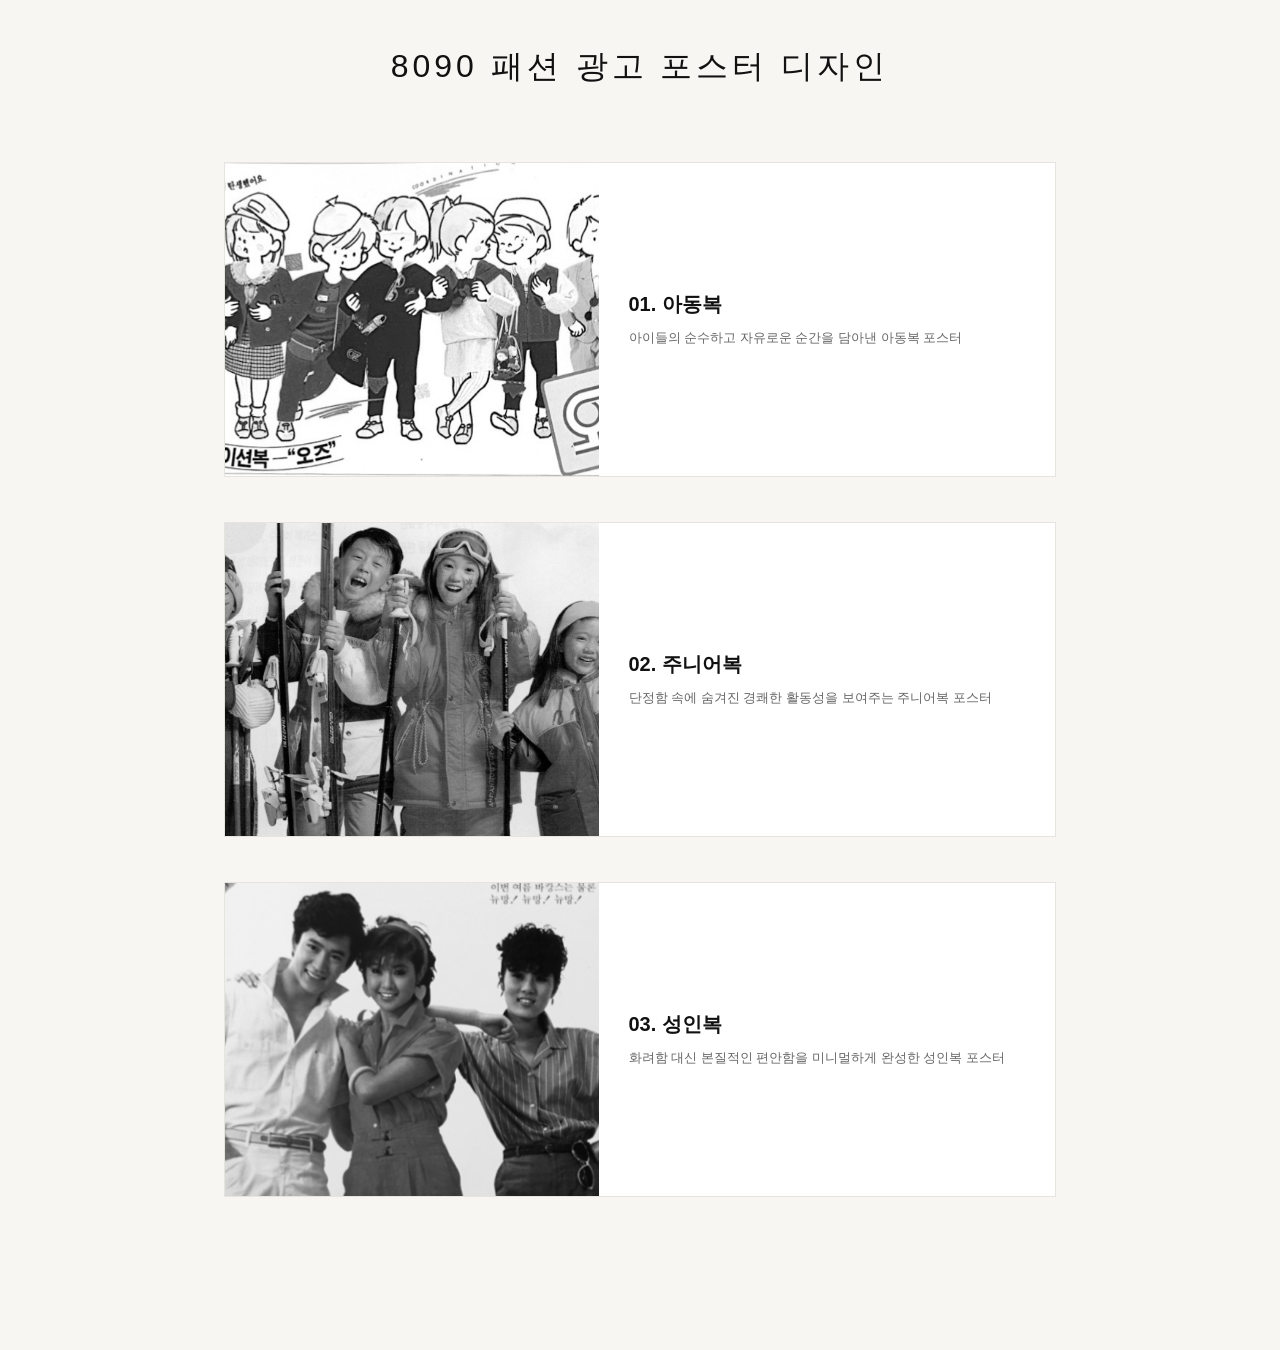
<file: index.html>
<!DOCTYPE html>
<html lang="ko">
<head>
    <meta charset="UTF-8">
    <meta name="viewport" content="width=device-width, initial-scale=1.0">
    <title>8090 패션 광고 포스터 디자인</title>
    <meta name="keywords" content="아동복, 주니어복, 성인복">
    <meta name="description" content="0-90년대 패션 광고 포스터 디자인 소개 페이지입니다.">
    <!-- Google / Search Engine Tags -->
    <meta itemprop="name" content="" />
    <meta itemprop="description" content="" />
    <meta itemprop="image" content="" />

    <!-- Facebook Meta Tags -->
    <meta property="og:url" content="" />
    <meta property="og:type" content="website" />
    <meta property="og:title" content="" />
    <meta property="og:description" content="" />
    <meta property="og:image" content="" />

    <!-- Twitter Meta Tags -->
    <meta name="twitter:card" content="summary_large_image" />
    <meta name="twitter:title" content="" />
    <meta name="twitter:description" content="" />
    <meta name="twitter:image" content="" />
    <link rel="stylesheet" href="style.css">
</head>
<body>

    <h1>8090 패션 광고 포스터 디자인</h1>

    <section class="gallery-section kids-zone">
        <article class="poster-card">
            <a href="kid.html">
                <img src="kid1.jpg" alt="아동복 포스터">
                <header>
                    <h3>01. 아동복</h3>
                    <p>아이들의 순수하고 자유로운 순간을 담아낸 아동복 포스터</p>
                </header>
            </a>
        </article>
    </section>

    <section class="gallery-section junior-zone">
        <article class="poster-card reverse">
            <a href="junior.html">
                <img src="juni1.png" alt="주니어복 포스터">
                <header>
                    <h3>02. 주니어복 </h3>
                    <p>단정함 속에 숨겨진 경쾌한 활동성을 보여주는 주니어복 포스터</p>
                </header>
            </a>
        </article>
    </section>

    <section class="gallery-section adult-zone">
        <article class="poster-card">
            <a href="adult.html">
                <img src="adult.png" alt="성인복 포스터">
                <header>
                    <h3>03. 성인복</h3>
                    <p>화려함 대신 본질적인 편안함을 미니멀하게 완성한 성인복 포스터</p>
                </header>
            </a>
        </article>
    </section>

</body>
</html>
</file>
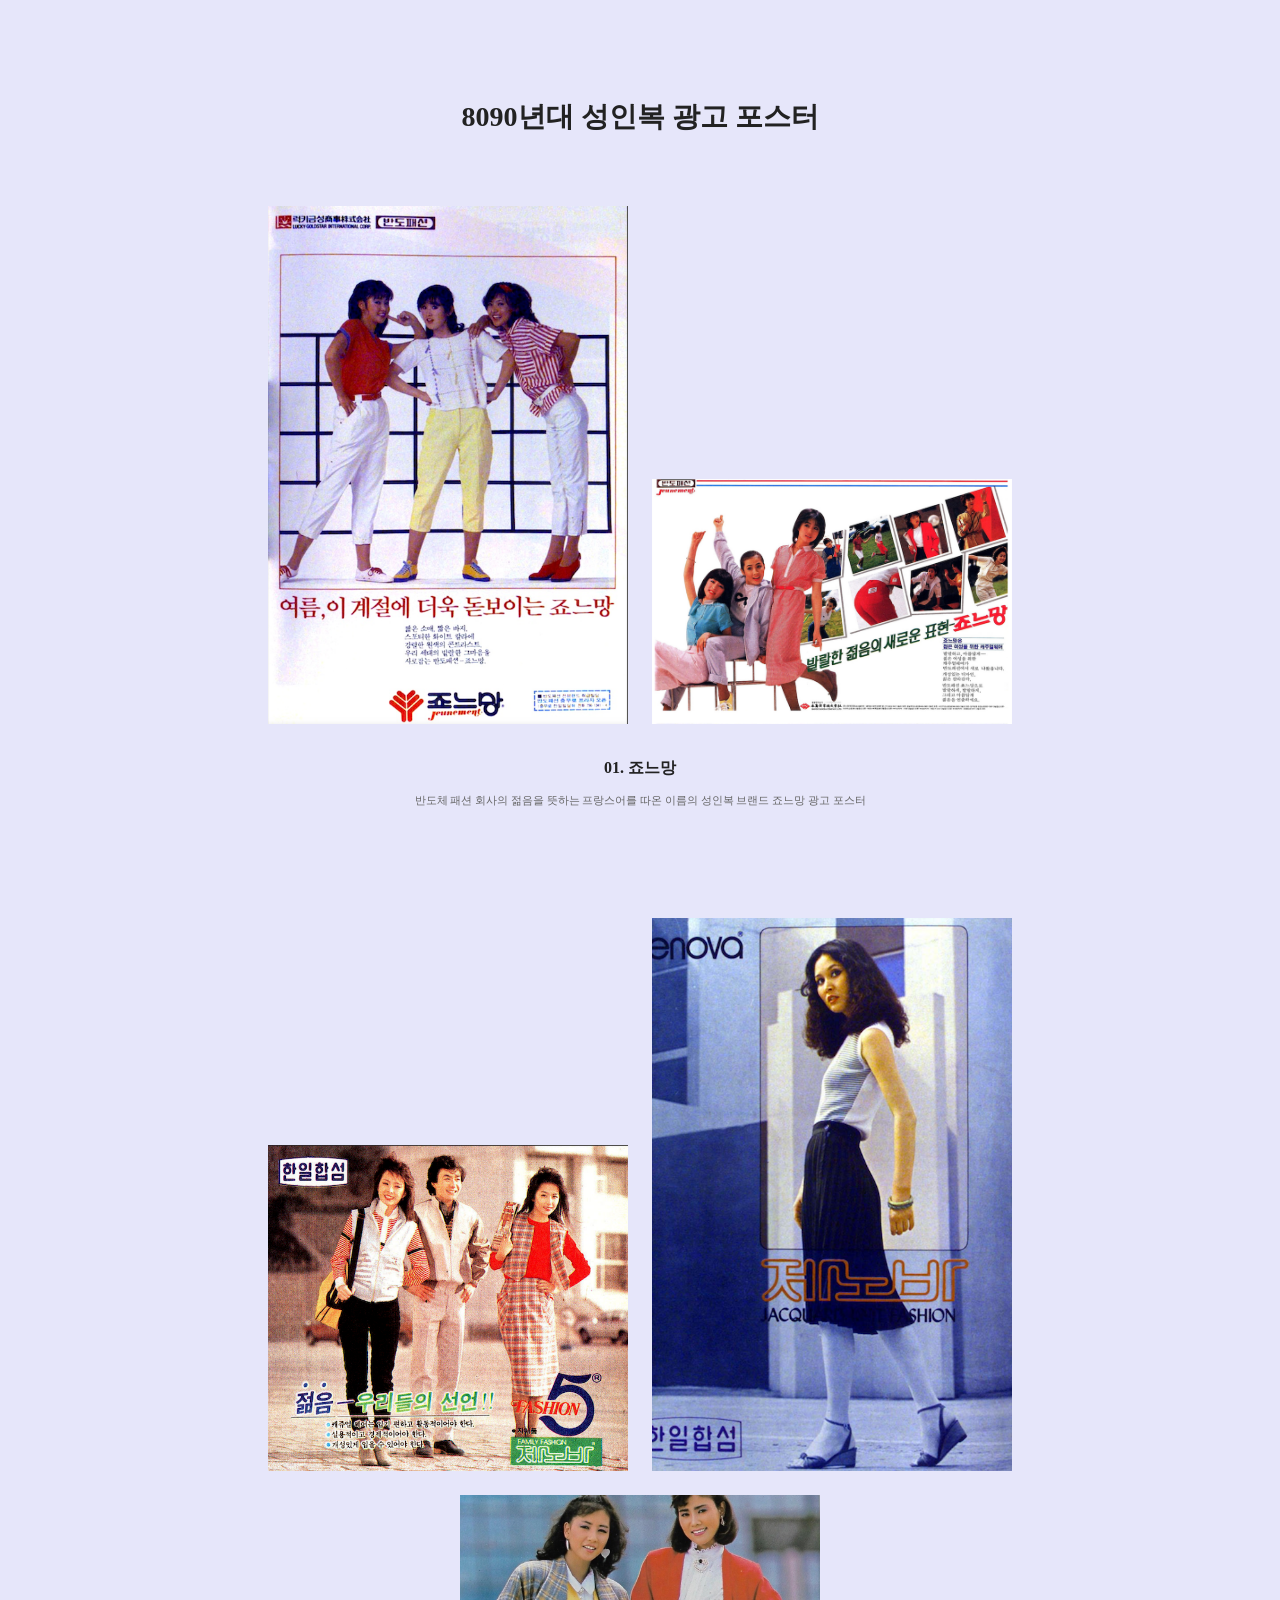
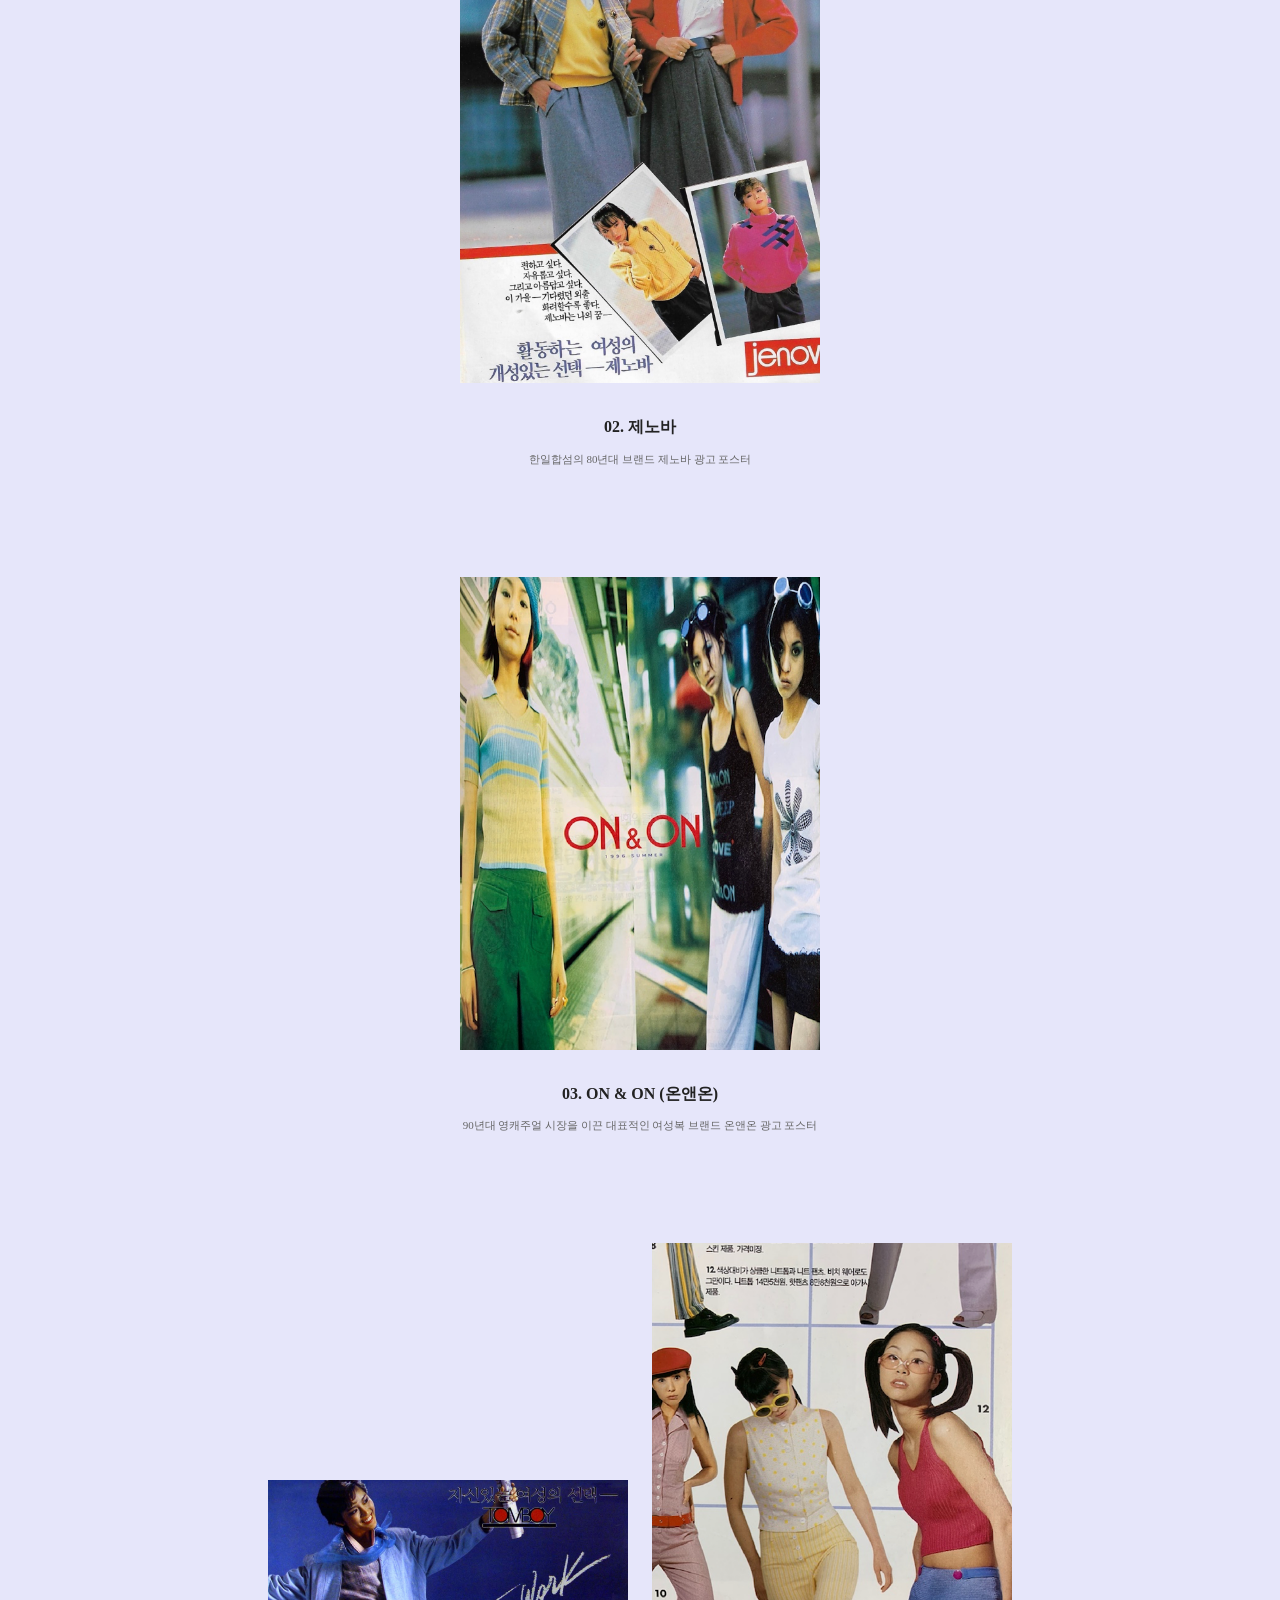
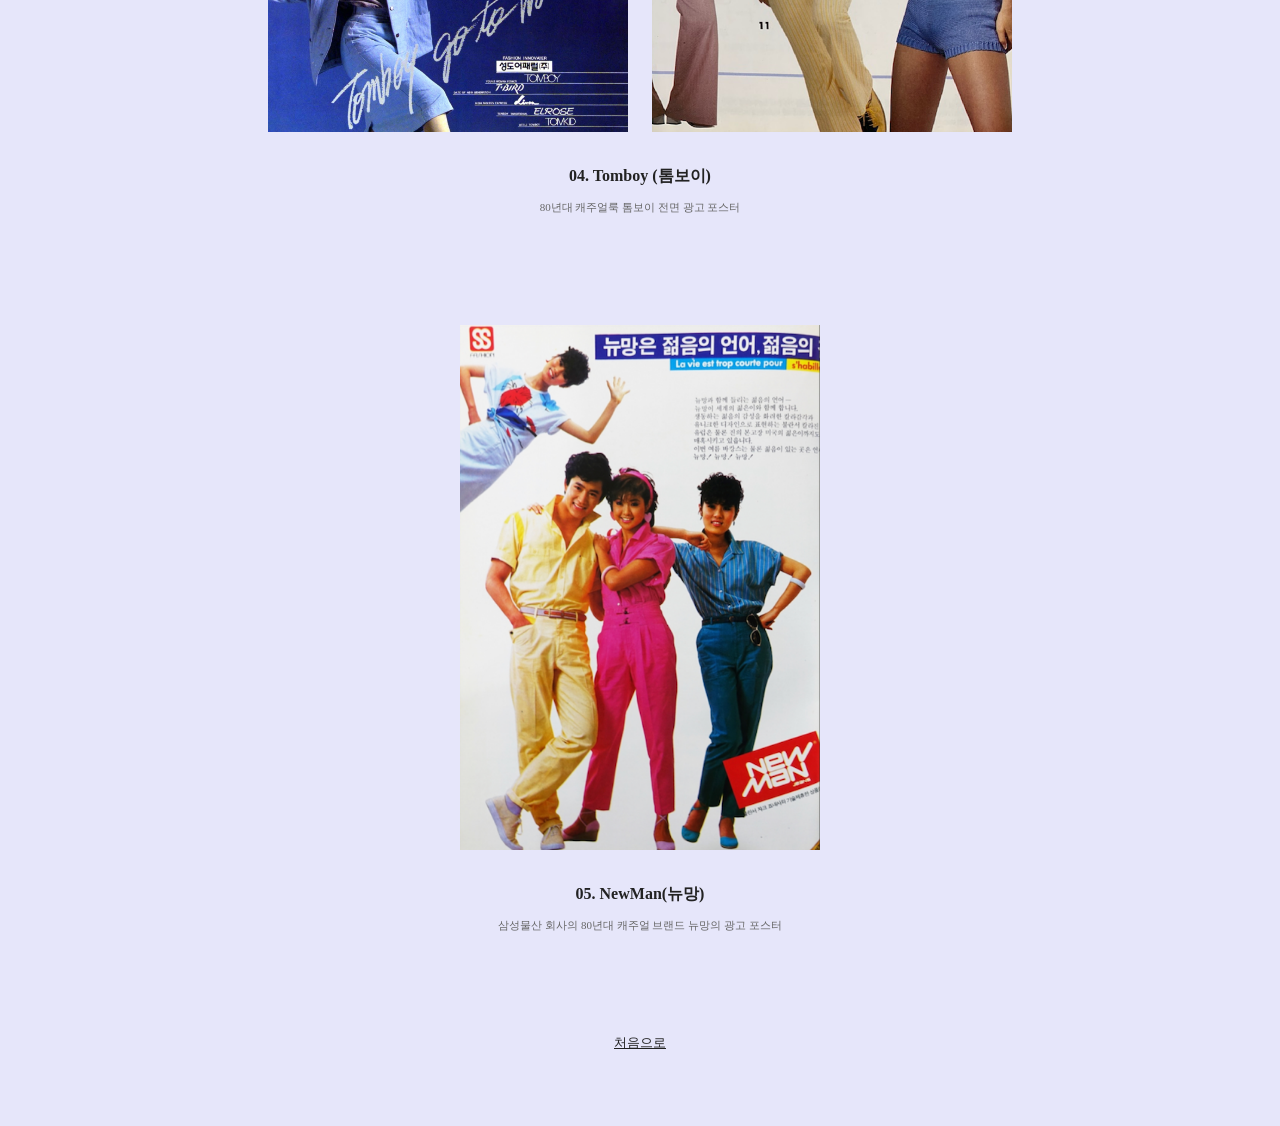
<file: adult.html>
<!DOCTYPE html>
<html lang="ko">
<head>
    <title>8090년대 성인복 광고 포스터</title>
    <meta charset="UTF-8">
    <meta name="viewport" content="width=device-width, initial-scale=1.0">
    <link rel="stylesheet" href="adult.css">
</head>
<body>

    <h1 class="title">8090년대 성인복 광고 포스터</h1>

    <section class="brand">
        <img src="jon.png" alt="80년대 죠느망 브랜드 성인복 광고 포스터">
        <img src="jon2.png" alt="젊음을 추구하는 죠느망 브랜드 여성복 광고 포스터">
    
        <h2>01. 죠느망</h2>
        <p>반도체 패션 회사의 젊음을 뜻하는 프랑스어를 따온 이름의 성인복 브랜드 죠느망 광고 포스터</p>
   
        
    </section>


    <section class="brand">
        <img src="jae.png" alt="80년대 제노바 브랜드 데님 광고 포스터">
        <img src="jae2.png" alt="80년대 제노바 브랜드 광고 포스터">
        <img src="jae3.png" alt="80년대 제노바 브랜드 광고 포스터">
        <h2>02. 제노바</h2>
        <p>한일합섬의 80년대 브랜드 제노바 광고 포스터 </p>
    </section>

    <section class="brand">
        <img src="on.png" alt="90년대 온앤온의 성인복 광고 포스터">
        
        <h2>03. ON & ON (온앤온)</h2>
        <p>90년대 영캐주얼 시장을 이끈 대표적인 여성복 브랜드 온앤온 광고 포스터</p>
    </section>

    <section class="brand">
        <img src="tom.png">
        <img src="tom2.png">
        <h2>04. Tomboy (톰보이)</h2>
        <p>80년대 캐주얼룩 톰보이 전면 광고 포스터</p>
    </section>

    <section class="brand">
        <img src="new.png" alt="브랜드 뉴망 전면 광고 포스터">
        
        <h2>05. NewMan(뉴망)</h2>
        <p>삼성물산 회사의 80년대 캐주얼 브랜드 뉴망의 광고 포스터</p>
    </section>

    <p class="back"><a href="index.html">처음으로</a></p>

</body>
</html>
</file>
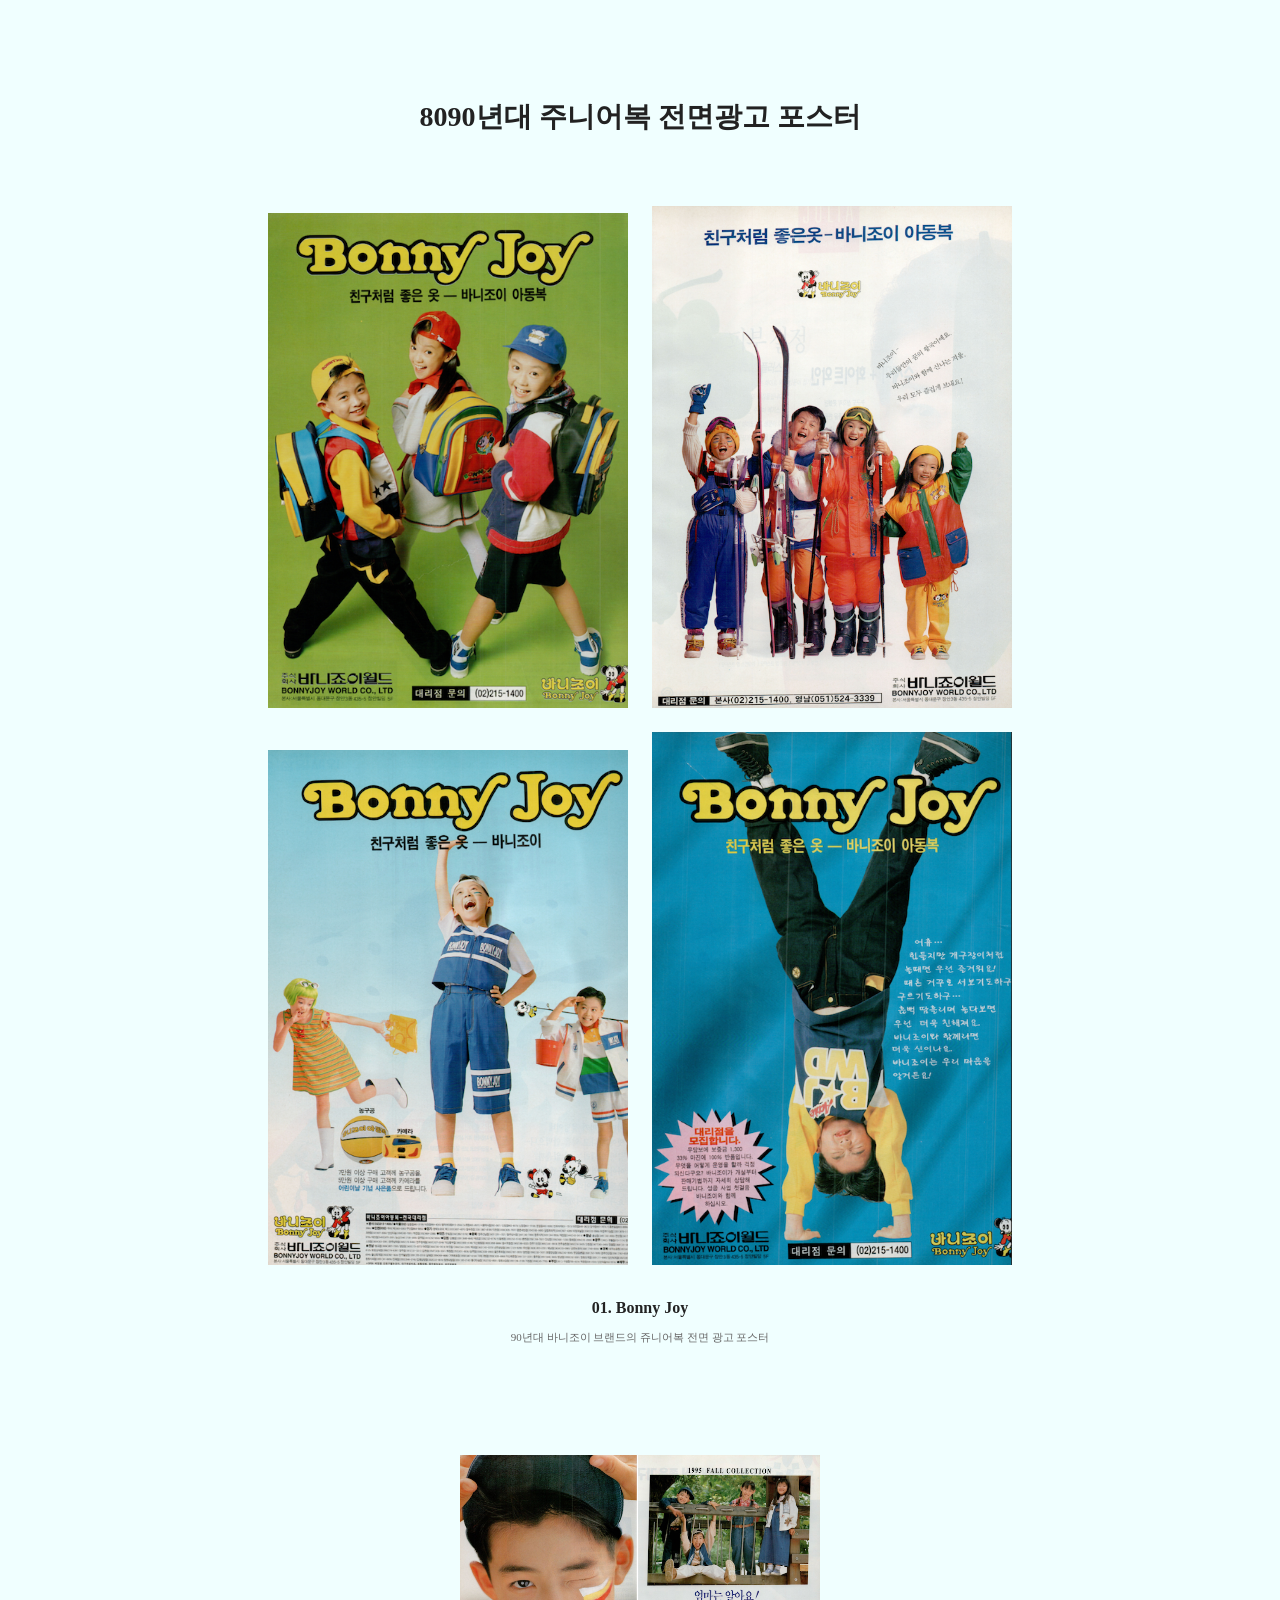
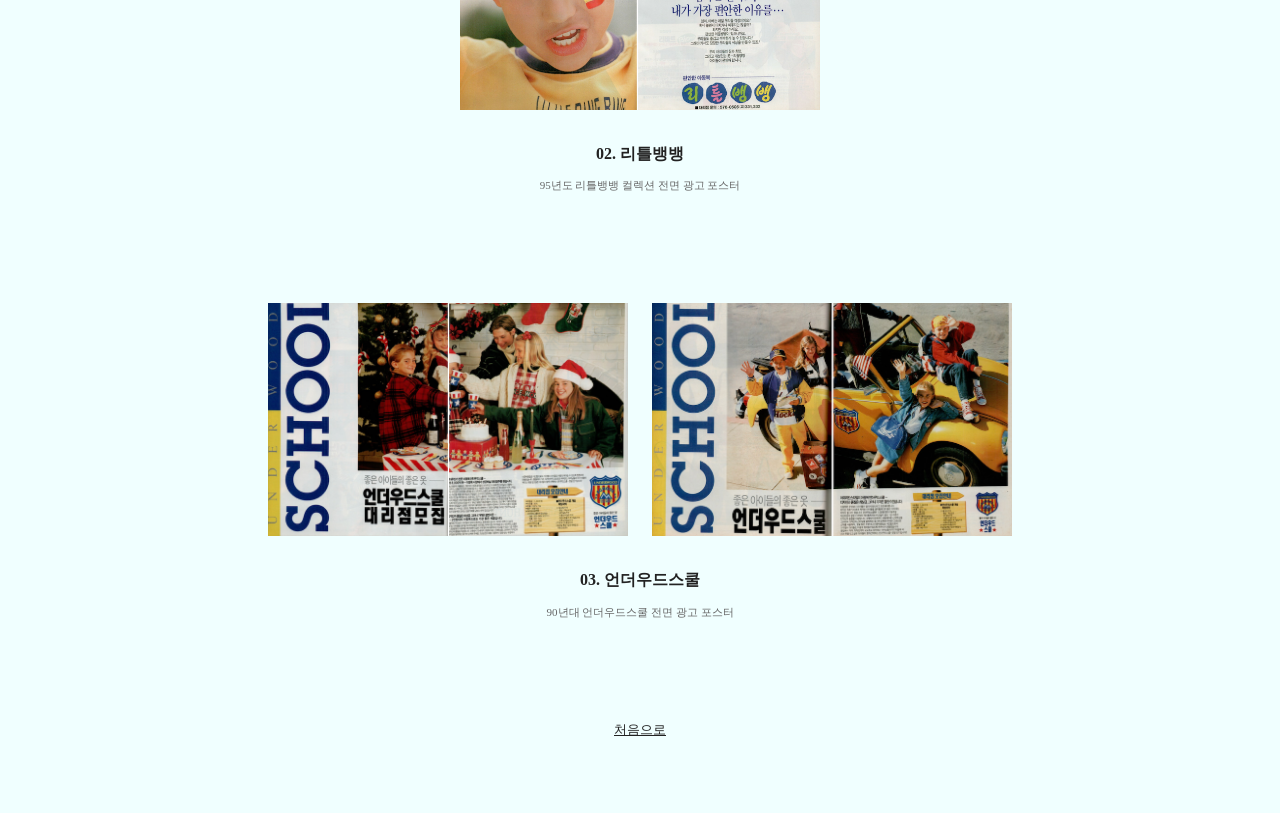
<file: junior.html>
<!DOCTYPE html>
<html lang="ko">
<head>
    <title>8090년대 주니어복 전면 광고 포스터</title>
    <meta charset="UTF-8">
    <meta name="viewport" content="width=device-width, initial-scale=1.0">
    <link rel="stylesheet" href="junior-style.css">
</head>
<body>

    <h1 class="title">8090년대 주니어복 전면광고 포스터</h1>

    <section class="brand">
        <img src="bon.png" alt="90년대 바니조이 브랜드 전면 쥬니어복 광고">
        <img src="bon2.png" alt="90년대 바니조이 브랜드 전면 쥬니어복 광고">
        <img src="bon3.png" alt="90년대 바니조이 브랜드 전면 쥬니어복 광고">
        <img src="bon4.png" alt="90년대 바니조이 브랜드 전면 쥬니어복 광고">
    
        <h2>01. Bonny Joy</h2>
        <p>90년대 바니조이 브랜드의 쥬니어복 전면 광고 포스터</p>
   
        
    </section>

    <section class="brand">
        <img src="little.png" alt="95년도 리틀뱅뱅 쥬니어복 전면 광고 포스터">
        
        <h2>02. 리틀뱅뱅</h2>
        <p>95년도 리틀뱅뱅 컬렉션 전면 광고 포스터 </p>
    </section>

    <section class="brand">
        <img src="sch.png" alt="언더우드스쿨 브랜드 전면 광고 포스터">
        <img src="sch2.png" alt="언더우드스쿨 브랜드 전면 광고 포스터">
        <h2>03. 언더우드스쿨</h2>
        <p>90년대 언더우드스쿨 전면 광고 포스터</p>
    </section>

    

    <p class="back"><a href="index.html">처음으로</a></p>

</body>
</html>
</file>
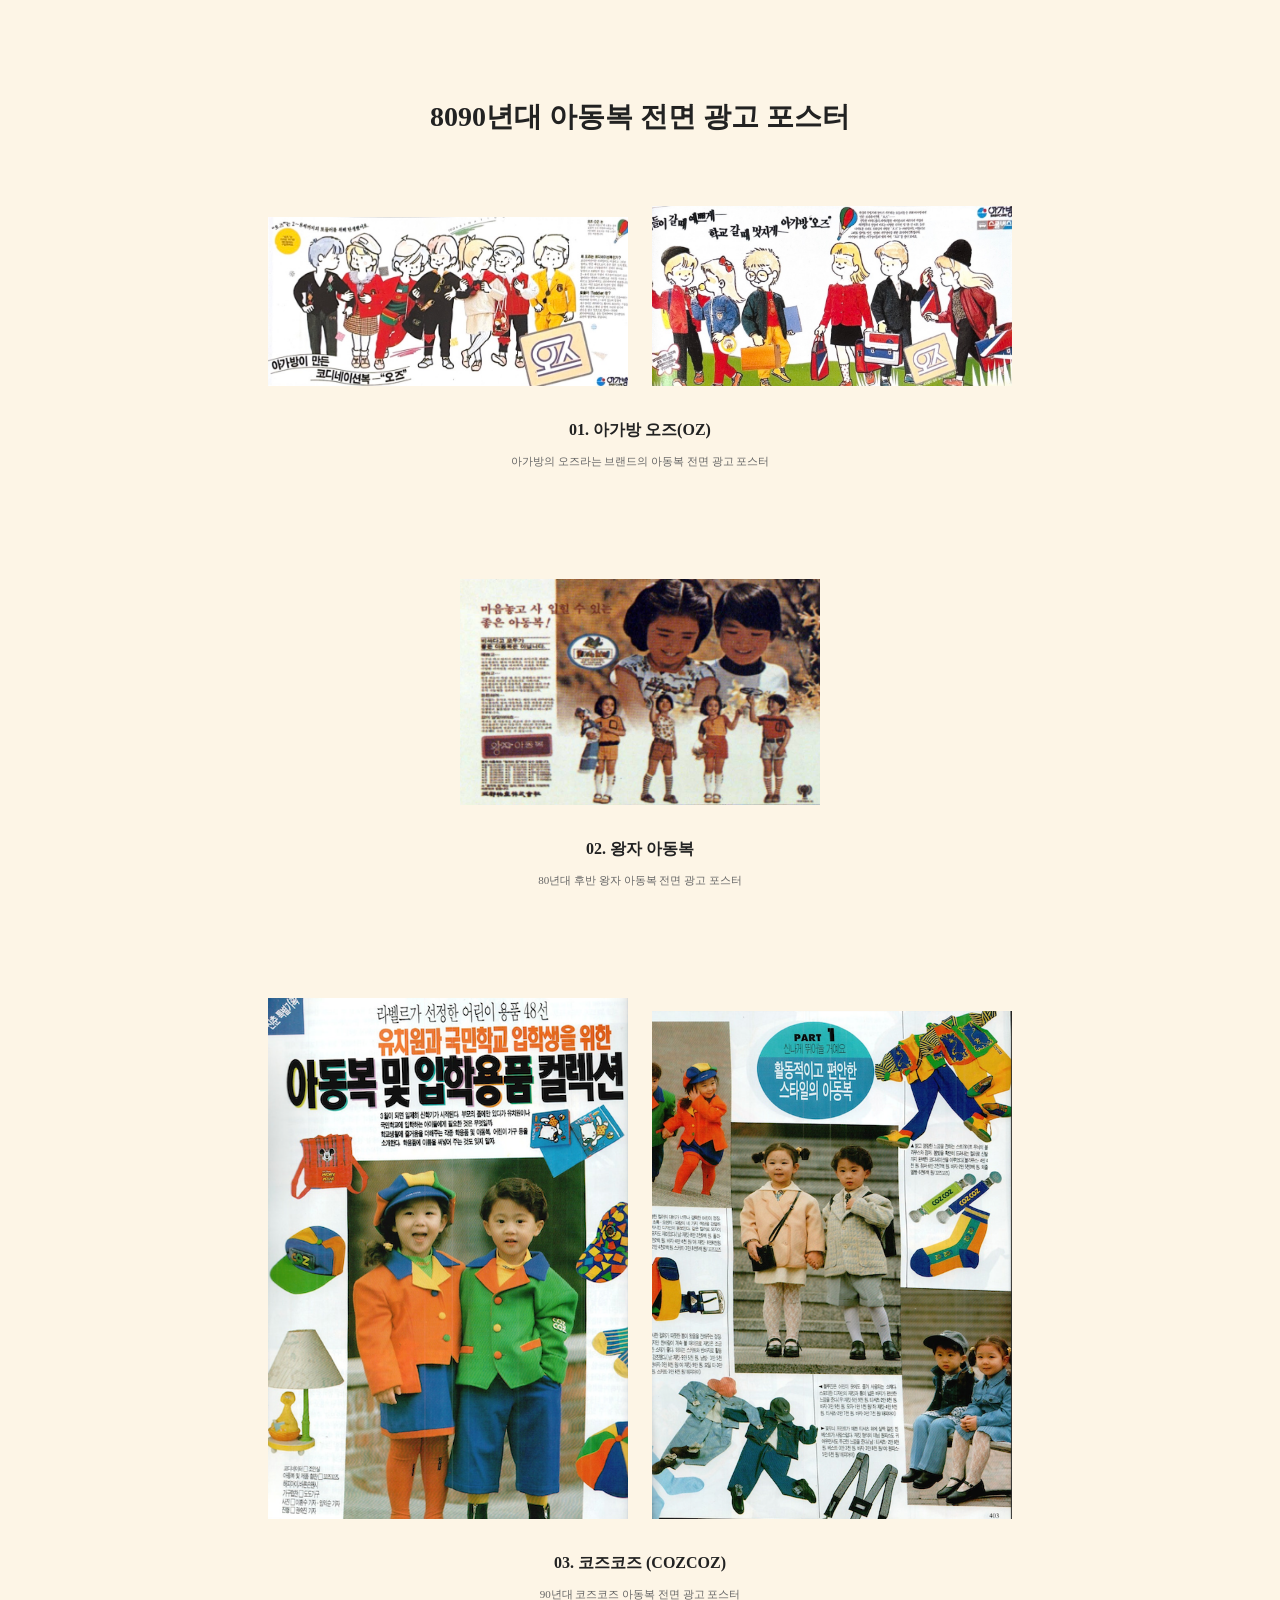
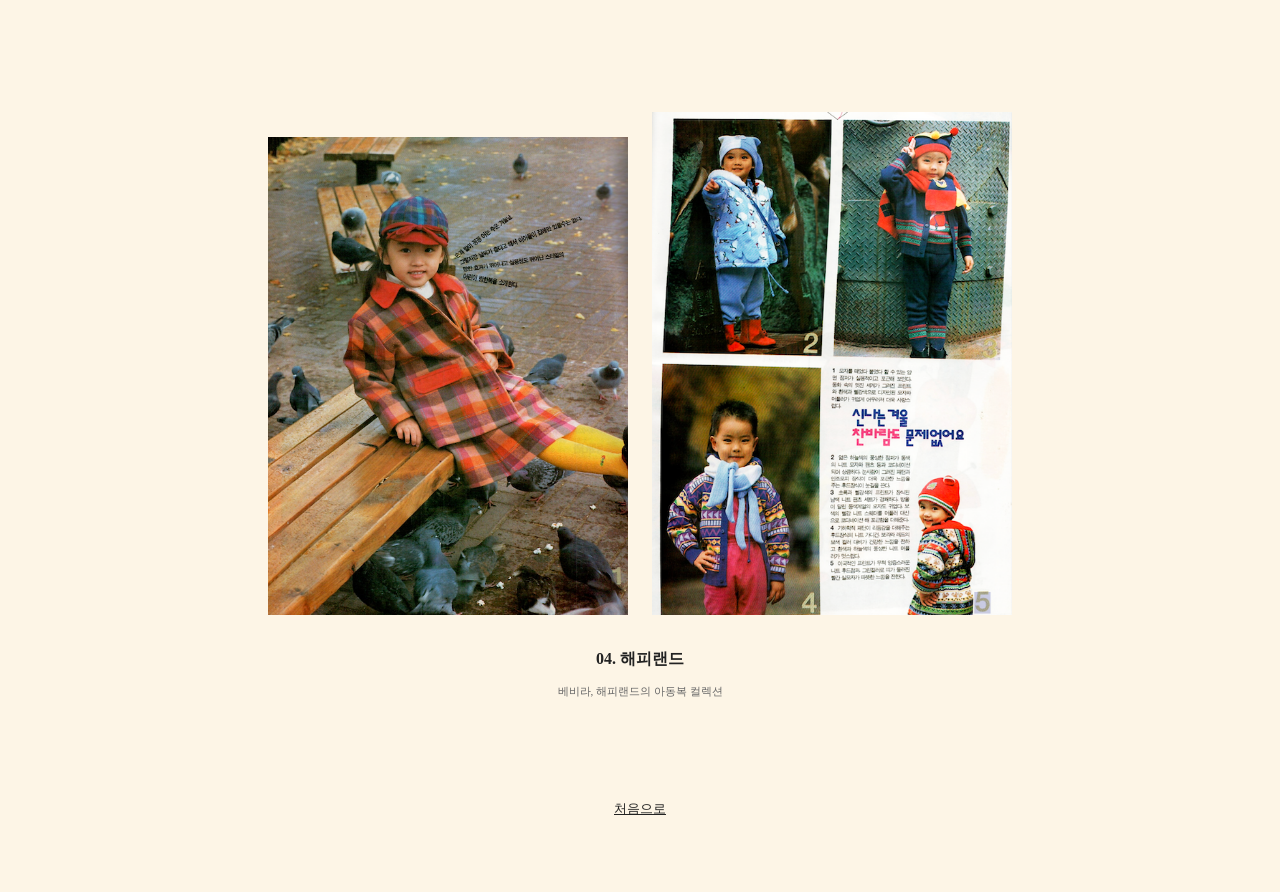
<file: kid.html>
<!DOCTYPE html>
<html lang="ko">
<head>
    <title>8090년대 아동복 전면 광고 포스터</title>
    <meta charset="UTF-8">
    <meta name="viewport" content="width=device-width, initial-scale=1.0">
    <link rel="stylesheet" href="kids-style.css">
</head>
<body>

    <h1 class="title">8090년대 아동복 전면 광고 포스터</h1>

    <section class="brand">
        <img src="oz.jpg" alt="1989년도 월간 디자인 잡지 아가방 오즈 브랜드 전면 아동복 광고">
        <img src="oz2.jpg" alt="1989년도 월간 디자인 잡지 아가방 오즈 브랜드 전면 아동복 광고">
    
        <h2>01. 아가방 오즈(OZ)</h2>
        <p>아가방의 오즈라는 브랜드의 아동복 전면 광고 포스터</p>
   
        
    </section>

    <section class="brand">
        <img src="kig.png" alt="80년대 후반 왕자 아동복 전면 광고 포스터">
        
        <h2>02. 왕자 아동복</h2>
        <p>80년대 후반 왕자 아동복 전면 광고 포스터</p>
    </section>

    <section class="brand">
        <img src="coz1.png" alt="코즈 1">
        <img src="coz2.png" alt="코즈 2">
        <h2>03. 코즈코즈 (COZCOZ)</h2>
        <p>90년대 코즈코즈 아동복 전면 광고 포스터</p>
    </section>

    <section class="brand">
        <img src="happy1.png" alt="해피 1">
        <img src="happy2.png" alt="해피 2">
        <h2>04. 해피랜드</h2>
        <p>베비라, 해피랜드의 아동복 컬렉션</p>
    </section>

    <p class="back"><a href="index.html">처음으로</a></p>

</body>
</html>
</file>
<file: style.css>
* {
    margin: 0;
    padding: 0;
    box-sizing: border-box;
}

body {
    font-family: 'Malgun Gothic', sans-serif;
    background-color: #f7f6f2; 
    color: #1a1a1a;
    min-height: 150vh; 
    position: relative;
}


h1 {
    font-size: 32px;
    font-weight: 300;
    letter-spacing: 4px;
    text-align: center;
    padding-top: 5vh;
    color: #111111;
}


.gallery-section {
    position: absolute;
    width: 65vw;       
    height: 35vh;      
    display: flex;
    justify-content: center;
    align-items: center;
}



.kids-zone {
    top: 18vh;
    left: 0;
    right: 0;
    margin: 0 auto; 
}

.junior-zone {
    top: 58vh;
    left: 0;
    right: 0;
    margin: 0 auto; 
}

.adult-zone {
    top: 98vh;
    left: 0;
    right: 0;
    margin: 0 auto;
}

.poster-card {
    width: 100%;
    height: 100%;
    background-color: #ffffff;
    border: 1px solid #e5e4de; 
    transition: all 0.4s ease; 
}


.poster-card a {
    display: flex;
    width: 100%;
    height: 100%;
    text-decoration: none;
    color: #1a1a1a;
    align-items: center;
}




.poster-card img {
    width: 45%;   
    height: 100%;
    object-fit: cover;
    filter: grayscale(100%); 
    transition: all 0.5s ease;
}


.poster-card header {
    width: 55%;
    padding: 30px;
    display: flex;
    flex-direction: column;
    justify-content: center;
    background-color: #ffffff;
    transition: all 0.4s ease;
}

.poster-card h3 {
    font-size: 20px;
    color: #111111;
    margin-bottom: 10px;
}

.poster-card p {
    font-size: 13px;
    color: #666666;
    line-height: 1.6;
}


.poster-card:hover {
    transform: translateY(-8px);
    box-shadow: 0 15px 30px rgba(0,0,0,0.08);
    border-color: #bcaaa4;
}


.poster-card:hover img {
    filter: grayscale(0%);
}




@media (max-width: 1024px) {
    body { height: auto; }
    .gallery-section {
        position: relative; 
        width: 85vw;
        height: auto;
        top: auto !important;
        left: auto !important;
        right: auto !important;
        margin: 40px auto;
    }
    .poster-card a, .poster-card.reverse a {
        flex-direction: column; 
    }
    .poster-card img { width: 100%; height: 220px; }
    .poster-card header { width: 100%; padding: 20px; }
    }
}
</file>
<file: adult.css>
body {
    background-color: #E6E6FA; 
    text-align: center;     
    padding: 50px 0;
}

.title {
    font-size: 28px;
    font-weight: bold;
    color: #222222;
    margin-top: 40px;
    margin-bottom: 60px;
}

.brand {
    max-width: 800px;
    margin: 0 auto 100px auto; 
}


.brand img {
    width: 45%;      
    height: auto;     
    margin: 10px;   
    display: inline-block;
}

.brand img:hover {
    transform: scale(1.5); 
}


.brand h2 { font-size: 16px; margin-top: 20px; color: #222222; }
.brand p { font-size: 11px; color: #666666; }
.back { margin-top: 50px; }
.back a { color: #222222; font-size: 13px; }






@media screen and (max-width: 1200px) {
    body {
        background-color: #E6E6FA; 
    }
}


@media screen and (max-width: 900px) {
    body {
        background-color: #E6E6FA; 
    }
    
    
    .brand img {
        width: 60%;      
        
    }
}
</file>
<file: junior-style.css>
body {
    background-color: #F0FFFF; 
    text-align: center;      
    padding: 50px 0;
}

.title {
    font-size: 28px;
    font-weight: bold;
    color: #222222;
    margin-top: 40px;
    margin-bottom: 60px;
}

.brand {
    max-width: 800px;
    margin: 0 auto 100px auto; 
}


.brand img {
    width: 45%;    
    height: auto;   
    margin: 10px;    
    display: inline-block;
}

.brand img:hover {
    transform: scale(1.5); 
}

/* 글자 스타일 */
.brand h2 { font-size: 16px; margin-top: 20px; color: #222222; }
.brand p { font-size: 11px; color: #666666; }
.back { margin-top: 50px; }
.back a { color: #222222; font-size: 13px; }






@media screen and (max-width: 1200px) {
    body {
        background-color: #F0FFFF; 
    }
}


@media screen and (max-width: 900px) {
    body {
       
    }
    
    
    .brand img {
        width: 85%;      
        
    }


.brand h2 {
       white-space: normal !important;  
        word-break: keep-all !important; 
        overflow-wrap: break-word !important;
        
        display: block !important;
        padding: 0 10px;
    }






}
</file>
<file: kids-style.css>
body {
    background-color:#FDF5E6; 
    text-align: center;      
    padding: 50px 0;
}

.title {
    font-size: 28px;
    font-weight: bold;
    color: #222222;
    margin-top: 40px;
    margin-bottom: 60px;
}

.brand {
    max-width: 800px;
    margin: 0 auto 100px auto; 
}


.brand img {
    width: 45%;       
    height: auto;    
    margin: 10px;  
    display: inline-block;
}

.brand img:hover {
    transform: scale(1.5); 
}



 .brand h2 { font-size: 16px; margin-top: 20px; color: #222222; }
.brand p { font-size: 11px; color: #666666; }
.back { margin-top: 50px; }
.back a { color: #222222; font-size: 13px; }





@media screen and (max-width: 1200px) {
    body {
        background-color: #FDF5E6; 
    }
}



@media screen and (max-width: 900px) {
    body {
        background-color: #FAEBD7; 
    }
    
    
    .brand img {
        width: 85%;      
        height: auto;
        display: block;   
        margin: 20px auto; 
    }


.brand h2 {
        white-space: normal !important;  
        word-break: keep-all !important; 
        overflow-wrap: break-word !important;
        
        display: block !important;
        padding: 0 10px;
    }




}
</file>
